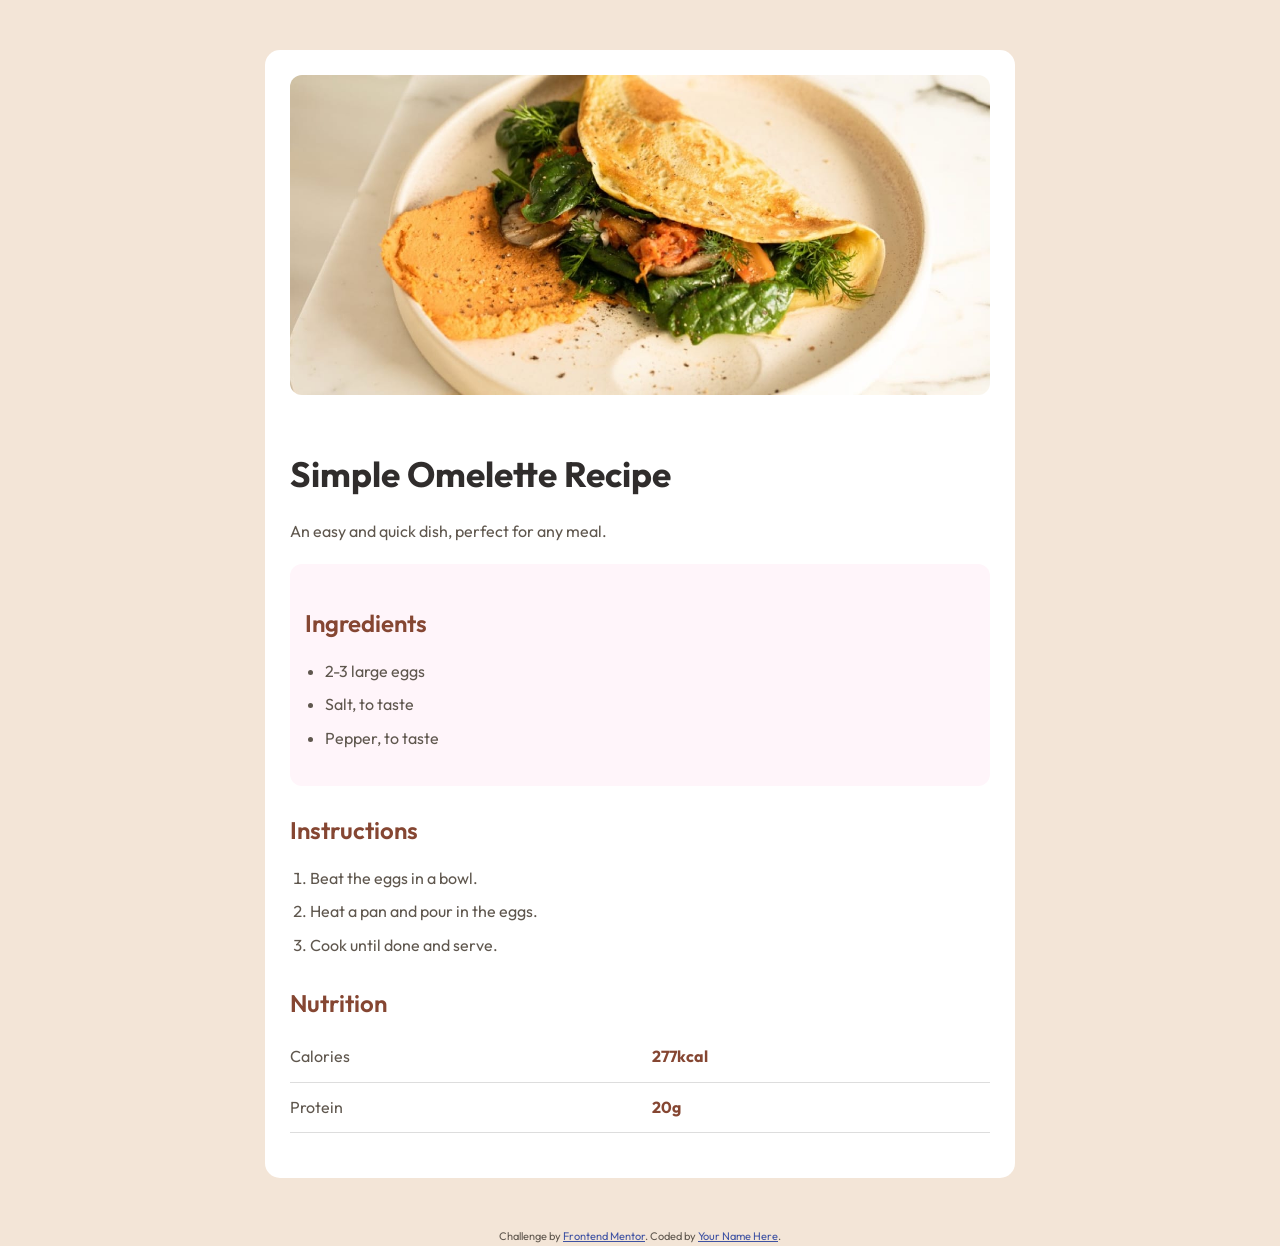
<file: index.html>
<!DOCTYPE html>
<html lang="en">
<head>
  <meta charset="UTF-8">
  <meta name="viewport" content="width=device-width, initial-scale=1.0"> <!-- displays site properly based on user's device -->

<link rel="stylesheet" href="styles.css"> <!-- Link to CSS -->
  
  <title>Frontend Mentor | Recipe page</title>

  <!-- Feel free to remove these styles or customise in your own stylesheet 👍 -->
  <style>
    .attribution { font-size: 11px; text-align: center; }
    .attribution a { color: hsl(228, 45%, 44%); }
  </style>
</head>
<body>

  <main class="container">

    <img src="./assets/image-omelette.png" alt="Omelette" class="recipe-image">

    <h1>Simple Omelette Recipe</h1>
    <p>An easy and quick dish, perfect for any meal.</p>

    <section class="prep-time
      <h3>Preparation time</h3>
      <ul>
        <li><strong>Total:</strong> Approximately 10 minutes</li>
        <li><strong>Preparation:</strong> 5 minutes</li>
        <li><strong>Cooking:</strong> 5 minutes</li>
      </ul>
    </section>

    <section class="ingredients">
      <h2>Ingredients</h2>
      <ul>
        <li>2-3 large eggs</li>
        <li>Salt, to taste</li>
        <li>Pepper, to taste</li>
      </ul>
    </section>

    <section class="instructions">
      <h2>Instructions</h2>
      <ol>
        <li>Beat the eggs in a bowl.</li>
        <li>Heat a pan and pour in the eggs.</li>
        <li>Cook until done and serve.</li>
      </ol>
    </section>

    <section class="nutrition">
      <h2>Nutrition</h2>
      <table>
        <tr>
          <td>Calories</td>
          <td>277kcal</td>
        </tr>
        <tr>
          <td>Protein</td>
          <td>20g</td>
        </tr>
      </table>
    </section>

  </main>

  
  <div class="attribution">
    Challenge by <a href="https://www.frontendmentor.io?ref=challenge" target="_blank">Frontend Mentor</a>. 
    Coded by <a href="#">Your Name Here</a>.
  </div>
</body>
</html>
</file>
<file: styles.css>
@import url('https://fonts.googleapis.com/css2?family=Outfit:wght@400;600;700&display=swap');

/* ========== BASE STYLES ========== */
body {
  font-family: 'Outfit', sans-serif;
  font-size: 16px;
  line-height: 1.6;
  background-color: #f3e5d7;
  margin: 0;
  color: #5f574e;
}

/* ========== LAYOUT ========== */
.container {
  max-width: 700px;
  width: 90%;
  margin: 50px auto;
  background: white;
  padding: 25px;
  border-radius: 15px;
}

/* ========== TOP SECTION ========== */
img {
  width: 100%;
  border-radius: 12px;
  margin-bottom: 20px;
}

h1 {
  font-size: 2.2rem;
  font-weight: 700;
  color: #302d2c;
  margin-bottom: 10px;
}

p {
  margin-bottom: 20px;
}

/* ========== HEADINGS ========== */
h2 {
  font-size: 1.5rem;
  font-weight: 600;
  color: #854632;
  margin-top: 25px;
  margin-bottom: 10px;
}

h3 {
  font-size: 1.2rem;
  font-weight: 600;
  color: #7b284f;
  margin-bottom: 10px;
}

/* ========== SECTIONS ========== */
.prep-time {
  background-color: #fff5fa;
  padding: 15px;
  border-radius: 12px;
  margin-bottom: 20px;
}

section {
  margin-bottom: 20px;
}

/* ========== LISTS ========== */
ul, ol {
  padding-left: 20px;
  margin-bottom: 20px;
}

li {
  margin-bottom: 8px;
}

/* ========== TABLE ========== */
table {
  width: 100%;
  border-collapse: collapse;
  margin-top: 10px;
}

td {
  padding: 12px 0;
  border-bottom: 1px solid #ddd;
}

td:last-child {
  font-weight: bold;
  color: #854632;
}
</file>
